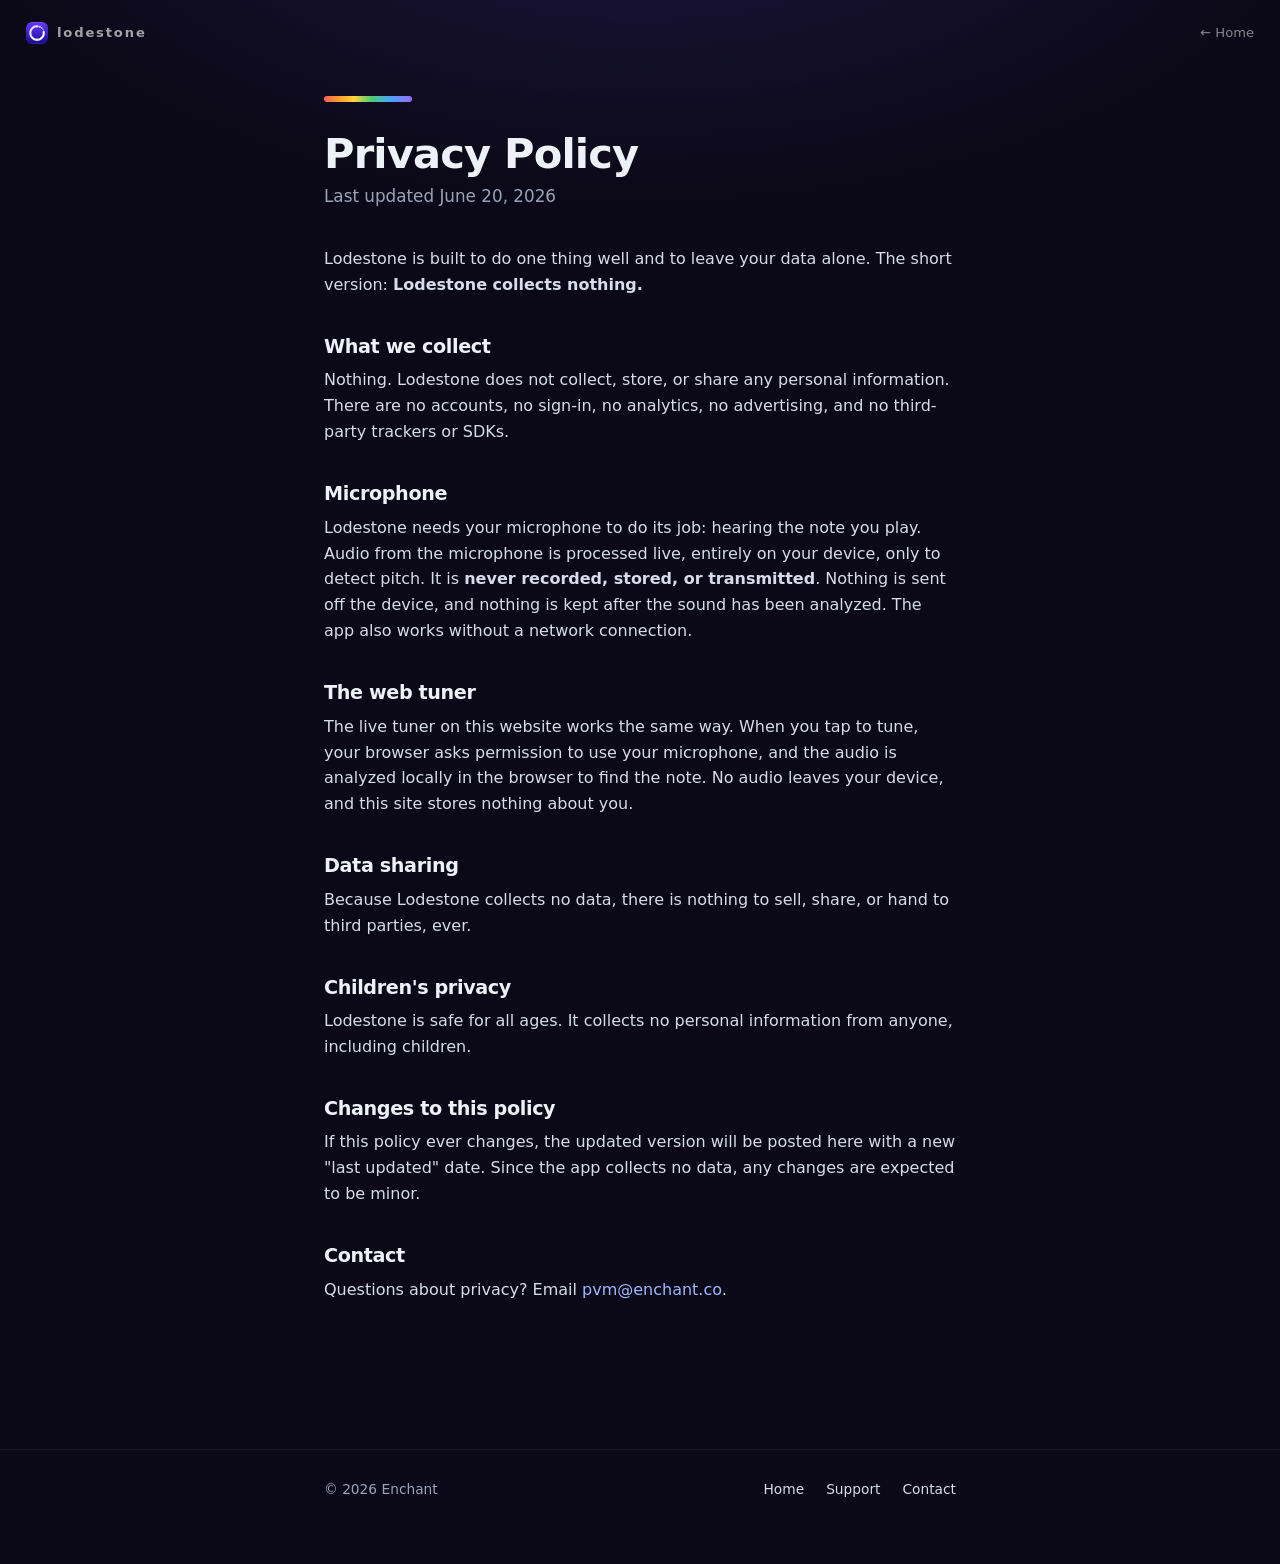
<file: privacy.html>
<!DOCTYPE html>
<html lang="en">
<head>
<meta charset="UTF-8" />
<meta name="viewport" content="width=device-width, initial-scale=1, viewport-fit=cover" />
<title>Lodestone — Privacy Policy</title>
<meta name="description" content="Lodestone's privacy policy. Lodestone collects no personal data and processes microphone audio only on your device." />
<meta name="theme-color" content="#0b0917" />
<link rel="icon" href="assets/favicon-32.png" sizes="32x32" />
<link rel="apple-touch-icon" href="assets/apple-touch-icon.png" />
<link rel="stylesheet" href="style.css" />
</head>
<body>
  <header class="site-head">
    <a class="brand" href="./"><img src="assets/favicon-32.png" alt="" /> lodestone</a>
    <a class="head-link" href="./">← Home</a>
  </header>

  <main class="doc">
    <div class="rainbow-bar"></div>
    <h1 style="margin-top:30px">Privacy Policy</h1>
    <p class="tag">Last updated June 20, 2026</p>

    <p>Lodestone is built to do one thing well and to leave your data alone. The
      short version: <strong>Lodestone collects nothing.</strong></p>

    <h2>What we collect</h2>
    <p>Nothing. Lodestone does not collect, store, or share any personal
      information. There are no accounts, no sign-in, no analytics, no advertising,
      and no third-party trackers or SDKs.</p>

    <h2>Microphone</h2>
    <p>Lodestone needs your microphone to do its job: hearing the note you play.
      Audio from the microphone is processed live, entirely on your device, only to
      detect pitch. It is <strong>never recorded, stored, or transmitted</strong>.
      Nothing is sent off the device, and nothing is kept after the sound has been
      analyzed. The app also works without a network connection.</p>

    <h2>The web tuner</h2>
    <p>The live tuner on this website works the same way. When you tap to tune, your
      browser asks permission to use your microphone, and the audio is analyzed
      locally in the browser to find the note. No audio leaves your device, and this
      site stores nothing about you.</p>

    <h2>Data sharing</h2>
    <p>Because Lodestone collects no data, there is nothing to sell, share, or hand
      to third parties, ever.</p>

    <h2>Children's privacy</h2>
    <p>Lodestone is safe for all ages. It collects no personal information from
      anyone, including children.</p>

    <h2>Changes to this policy</h2>
    <p>If this policy ever changes, the updated version will be posted here with a
      new "last updated" date. Since the app collects no data, any changes are
      expected to be minor.</p>

    <h2>Contact</h2>
    <p>Questions about privacy? Email
      <a href="mailto:pvm@enchant.co?subject=Lodestone%20privacy">pvm@enchant.co</a>.</p>
  </main>

  <footer>
    <div class="wrap">
      <span>© <span id="y"></span> Enchant</span>
      <span class="spacer"></span>
      <nav>
        <a href="./">Home</a>
        <a href="support.html">Support</a>
        <a href="mailto:pvm@enchant.co?subject=Lodestone">Contact</a>
      </nav>
    </div>
  </footer>
  <script>document.getElementById("y").textContent = new Date().getFullYear();</script>
</body>
</html>
</file>
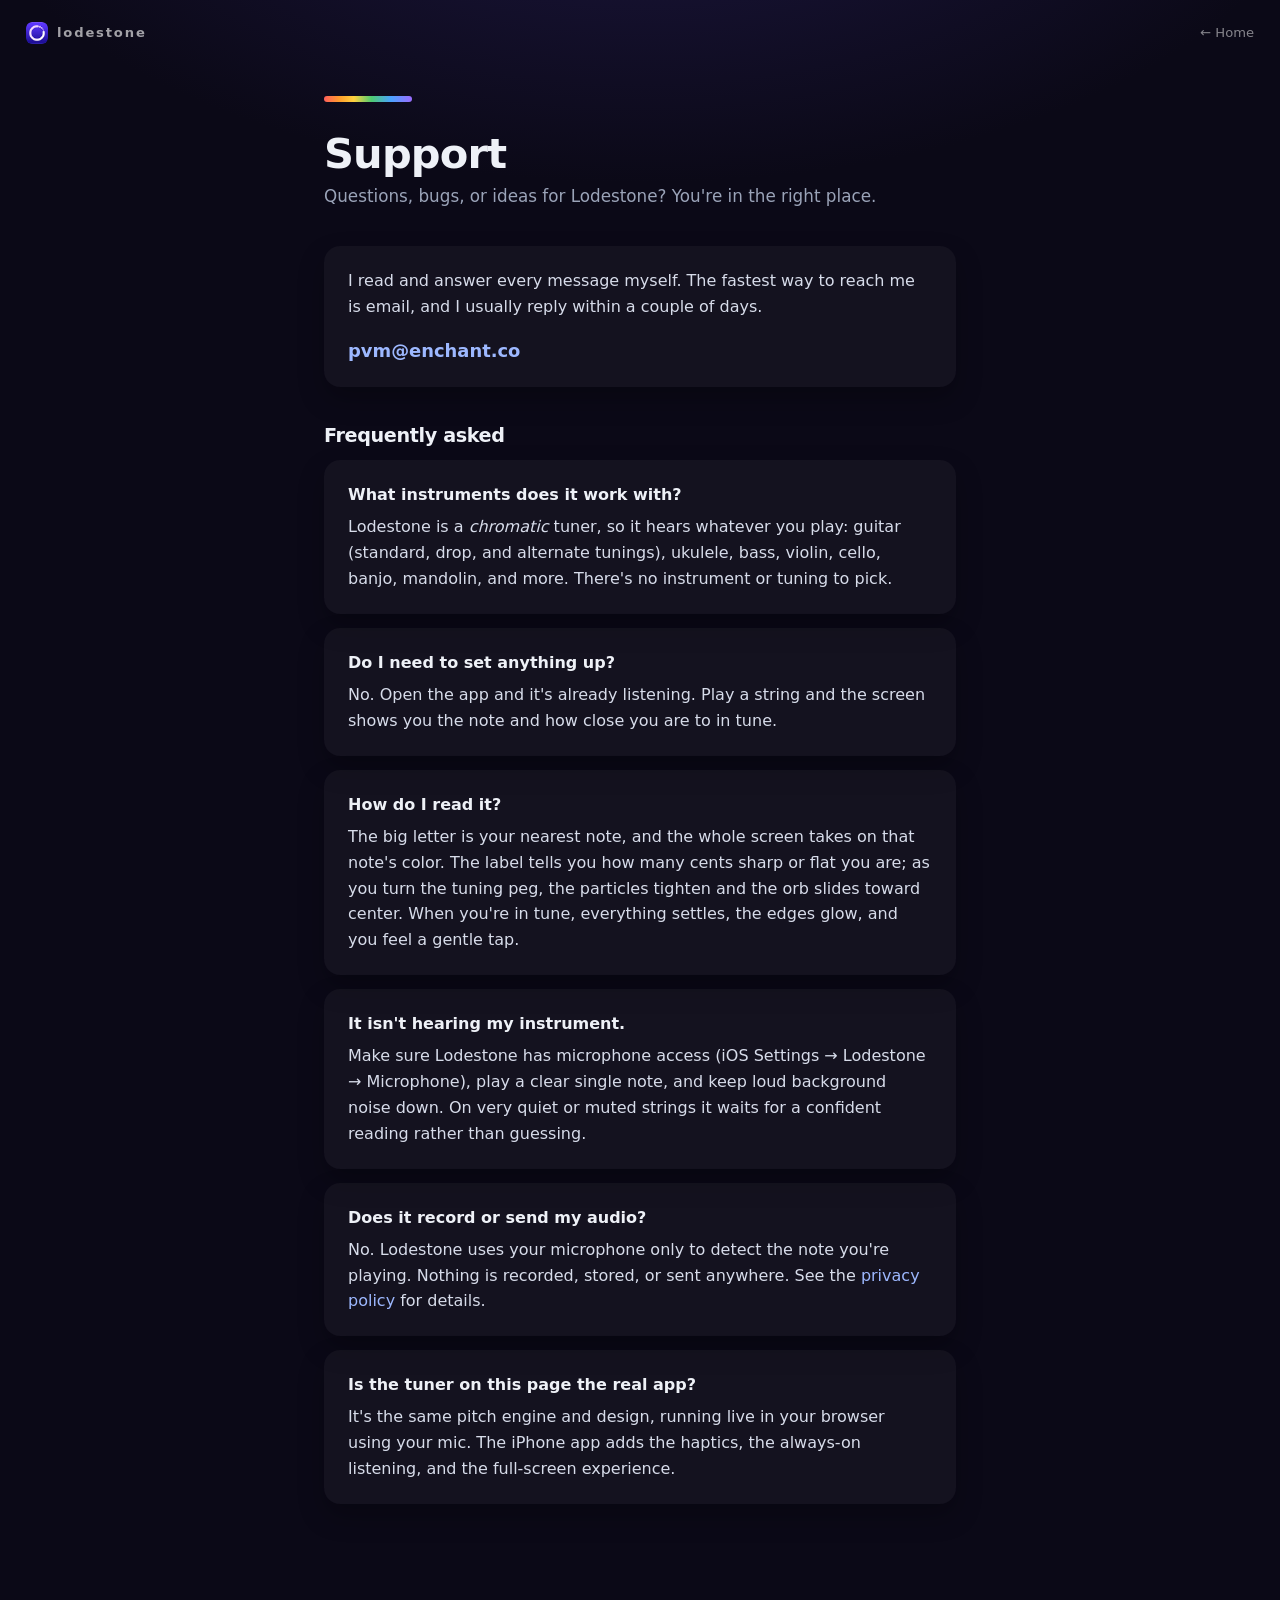
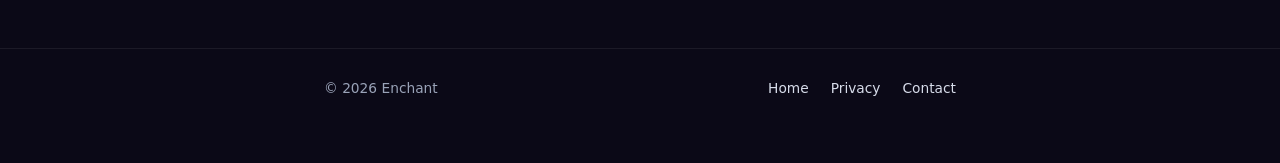
<file: support.html>
<!DOCTYPE html>
<html lang="en">
<head>
<meta charset="UTF-8" />
<meta name="viewport" content="width=device-width, initial-scale=1, viewport-fit=cover" />
<title>Lodestone — Support</title>
<meta name="description" content="Support, FAQ and contact for Lodestone, a beautiful tuner for guitar, ukulele, bass and more." />
<meta name="theme-color" content="#0b0917" />
<link rel="icon" href="assets/favicon-32.png" sizes="32x32" />
<link rel="apple-touch-icon" href="assets/apple-touch-icon.png" />
<link rel="stylesheet" href="style.css" />
</head>
<body>
  <header class="site-head">
    <a class="brand" href="./"><img src="assets/favicon-32.png" alt="" /> lodestone</a>
    <a class="head-link" href="./">← Home</a>
  </header>

  <main class="doc">
    <div class="rainbow-bar"></div>
    <h1 style="margin-top:30px">Support</h1>
    <p class="tag">Questions, bugs, or ideas for Lodestone? You're in the right place.</p>

    <div class="card">
      <p>I read and answer every message myself. The fastest way to reach me is
        email, and I usually reply within a couple of days.</p>
      <p class="email"><a href="mailto:pvm@enchant.co?subject=Lodestone">pvm@enchant.co</a></p>
    </div>

    <h2>Frequently asked</h2>

    <div class="card">
      <p class="q">What instruments does it work with?</p>
      <p>Lodestone is a <em>chromatic</em> tuner, so it hears whatever you play:
        guitar (standard, drop, and alternate tunings), ukulele, bass, violin,
        cello, banjo, mandolin, and more. There's no instrument or tuning to pick.</p>
    </div>

    <div class="card">
      <p class="q">Do I need to set anything up?</p>
      <p>No. Open the app and it's already listening. Play a string and the screen
        shows you the note and how close you are to in tune.</p>
    </div>

    <div class="card">
      <p class="q">How do I read it?</p>
      <p>The big letter is your nearest note, and the whole screen takes on that
        note's color. The label tells you how many cents sharp or flat you are; as
        you turn the tuning peg, the particles tighten and the orb slides toward
        center. When you're in tune, everything settles, the edges glow, and you
        feel a gentle tap.</p>
    </div>

    <div class="card">
      <p class="q">It isn't hearing my instrument.</p>
      <p>Make sure Lodestone has microphone access (iOS Settings → Lodestone →
        Microphone), play a clear single note, and keep loud background noise down.
        On very quiet or muted strings it waits for a confident reading rather than
        guessing.</p>
    </div>

    <div class="card">
      <p class="q">Does it record or send my audio?</p>
      <p>No. Lodestone uses your microphone only to detect the note you're playing.
        Nothing is recorded, stored, or sent anywhere. See the
        <a href="privacy.html">privacy policy</a> for details.</p>
    </div>

    <div class="card">
      <p class="q">Is the tuner on this page the real app?</p>
      <p>It's the same pitch engine and design, running live in your browser using
        your mic. The iPhone app adds the haptics, the always-on listening, and the
        full-screen experience.</p>
    </div>
  </main>

  <footer>
    <div class="wrap">
      <span>© <span id="y"></span> Enchant</span>
      <span class="spacer"></span>
      <nav>
        <a href="./">Home</a>
        <a href="privacy.html">Privacy</a>
        <a href="mailto:pvm@enchant.co?subject=Lodestone">Contact</a>
      </nav>
    </div>
  </footer>
  <script>document.getElementById("y").textContent = new Date().getFullYear();</script>
</body>
</html>
</file>
<file: style.css>
/* ============================================================================
   Lodestone — landing + support styles
   Mirrors the app's design language: deep indigo field, rainbow pitch-class hue,
   SF Rounded display type, the orb that fills as you near tune, contour motif.
   ========================================================================== */

:root {
  /* page field — the icon's dark indigo-navy */
  --bg:        #0b0917;
  --bg-bloom:  #1d1742;
  --stage-idle:#0c0a1c;

  --text:  #eef1f7;
  --muted: #9aa3b8;
  --soft:  #d7dcea;
  --hair:  rgba(255, 255, 255, 0.07);
  --card:  rgba(255, 255, 255, 0.035);

  /* the gem rainbow (matches the app's hue wheel) */
  --rainbow: linear-gradient(90deg,
    #ff5e5b 0%, #ff9e2c 18%, #ffd23f 34%,
    #4ecb71 54%, #4aa3ff 76%, #9b6cff 100%);

  --display: ui-rounded, "SF Pro Rounded", "SF Pro Display",
             -apple-system, BlinkMacSystemFont, system-ui, sans-serif;
  --body:    -apple-system, BlinkMacSystemFont, "SF Pro Text",
             system-ui, "Segoe UI", sans-serif;

  --maxw: 680px;
}

* { box-sizing: border-box; }
html, body { margin: 0; }
html { -webkit-text-size-adjust: 100%; }

body {
  font-family: var(--body);
  background:
    radial-gradient(1200px 620px at 50% -10%, var(--bg-bloom) 0%, var(--bg) 58%),
    var(--bg);
  color: var(--text);
  line-height: 1.62;
  -webkit-font-smoothing: antialiased;
  text-rendering: optimizeLegibility;
}

a { color: #9db8ff; text-decoration: none; }
a:hover { color: #c4d2ff; }

.rainbow-bar {
  height: 6px; width: 88px; border-radius: 999px;
  background: var(--rainbow);
}

/* ---------------------------------------------------------------- layout -- */

.wrap { max-width: var(--maxw); margin: 0 auto; padding: 0 24px; }

.site-head {
  /* above the .start tuner overlay (z 6) so the nav links stay tappable;
     still below the sheet/scrim (z 40) so the sheet covers the header */
  position: absolute; top: 0; left: 0; right: 0; z-index: 20;
  display: flex; align-items: center; justify-content: space-between;
  padding: 22px 26px;
  pointer-events: none;
}
.site-head a { pointer-events: auto; }
.brand {
  font-family: var(--display); font-weight: 600; letter-spacing: 0.14em;
  font-size: 0.82rem; text-transform: lowercase;
  color: rgba(255,255,255,0.62); display: inline-flex; align-items: center; gap: 9px;
}
.brand img { width: 22px; height: 22px; border-radius: 6px; display: block; }
.head-link { color: rgba(255,255,255,0.5); font-size: 0.82rem; }
.head-link:hover { color: rgba(255,255,255,0.85); }
.head-actions { display: inline-flex; align-items: center; gap: 16px; pointer-events: none; }
.head-actions a { pointer-events: auto; }

/* ========================================================== the tuner stage */

.stage {
  position: relative;
  min-height: 100vh;
  min-height: 100svh;
  display: flex; flex-direction: column; align-items: center; justify-content: center;
  overflow: hidden;
  background: var(--stage-idle);
  /* JS floods this with the live note color */
  background-color: var(--note-bg, var(--stage-idle));
  transition: background-color 0.5s ease;
}

/* concentric contour field + soft vignette — echoes the icon */
.stage::before {
  content: ""; position: absolute; inset: -10%;
  background:
    repeating-radial-gradient(circle at 50% 46%,
      transparent 0 37px,
      rgba(255,255,255,0.035) 37px 38px,
      transparent 38px 76px);
  -webkit-mask-image: radial-gradient(circle at 50% 46%, #000 0%, transparent 72%);
          mask-image: radial-gradient(circle at 50% 46%, #000 0%, transparent 72%);
  opacity: 0.9; pointer-events: none;
}
.stage::after {
  content: ""; position: absolute; inset: 0; pointer-events: none;
  background: radial-gradient(120% 90% at 50% 30%, transparent 55%, rgba(0,0,0,0.45) 100%);
}

/* faint drifting sparkles */
.stars { position: absolute; inset: 0; pointer-events: none; z-index: 1; }
.stars i {
  position: absolute; width: 2px; height: 2px; border-radius: 50%;
  background: #fff; opacity: 0.5;
  animation: twinkle var(--tw, 4s) ease-in-out infinite;
}
@keyframes twinkle { 0%,100% { opacity: 0.12; } 50% { opacity: 0.6; } }

/* edge glow that blooms when locked in tune */
.edge-glow {
  position: absolute; inset: 0; z-index: 4; pointer-events: none;
  box-shadow: inset 0 0 70px 14px rgba(255,255,255,0.9);
  opacity: 0; transition: opacity 0.4s ease;
}
.stage.in-tune .edge-glow { opacity: 0.85; }

.tuner {
  position: relative; z-index: 3;
  display: flex; flex-direction: column; align-items: center;
  width: 100%; padding: 0 28px;
  transition: opacity 0.5s ease, filter 0.5s ease;
}

/* top cents label */
.cents {
  font-family: var(--display); font-weight: 500;
  font-size: 1.15rem; letter-spacing: 0.01em;
  color: rgba(255,255,255,0.6);
  min-height: 1.5em; opacity: 0; transition: opacity 0.4s ease;
}
.stage.has-note .cents { opacity: 1; }
.stage.in-tune .cents { color: rgba(255,255,255,0.95); }

/* the ring: particle canvas + the big letter */
.ring {
  position: relative;
  width: min(82vw, 360px); height: min(82vw, 360px);
  display: grid; place-items: center;
}
.ring canvas { position: absolute; inset: 0; width: 100%; height: 100%; transition: opacity 0.5s ease; }
/* before the user starts, quiet the field so "Tap to tune" reads clearly */
.stage.pre-start canvas { opacity: 0.45; }
.stage.pre-start .idle-hint { opacity: 0; }

.letter {
  position: relative; z-index: 2;
  font-family: var(--display); font-weight: 200;
  font-size: clamp(96px, 30vw, 168px); line-height: 1;
  color: rgba(255,255,255,0.84);
  display: inline-flex; align-items: flex-start;
  transition: color 0.35s ease, transform 0.35s ease, opacity 0.35s ease;
  letter-spacing: -0.02em;
}
.stage.in-tune .letter { color: #fff; }
.letter sup {
  font-size: 0.4em; font-weight: 200; margin-left: 0.02em; line-height: 1;
  align-self: flex-start; margin-top: 0.06em;
}
.letter .oct { font-size: 0.26em; align-self: flex-end; margin-bottom: 0.42em;
  margin-left: 0.04em; color: rgba(255,255,255,0.5); font-weight: 300; }

.idle-hint {
  position: absolute; z-index: 2;
  font-family: var(--display); font-size: 1.3rem; font-weight: 300;
  color: rgba(255,255,255,0.55);
  transition: opacity 0.4s ease;
}
.stage.has-note .idle-hint { opacity: 0; }
.stage.has-note .letter { }
.letter.hidden { opacity: 0; transform: scale(0.82); }

/* note + frequency */
.readout {
  font-family: var(--display); font-weight: 400; font-size: 1.0rem;
  color: rgba(255,255,255,0.62); letter-spacing: 0.02em;
  min-height: 1.5em; margin-top: 14px;
  opacity: 0; transition: opacity 0.4s ease;
}
.stage.has-note .readout { opacity: 1; }
.stage.in-tune .readout { color: rgba(255,255,255,0.9); }

/* the dial: track + center tick + the orb that fills */
.dial {
  position: relative; width: min(72vw, 300px); height: 64px; margin-top: 10px;
  opacity: 0; transition: opacity 0.4s ease;
}
.stage.has-note .dial { opacity: 1; }
.dial .track {
  position: absolute; top: 50%; left: 0; right: 0; height: 3px;
  transform: translateY(-50%);
  background: rgba(255,255,255,0.14); border-radius: 999px;
}
.dial .center {
  position: absolute; top: 50%; left: 50%; width: 2px; height: 16px;
  transform: translate(-50%, -50%);
  background: rgba(255,255,255,0.45);
}
.orb {
  position: absolute; top: 50%; left: 50%; width: 52px; height: 52px;
  transform: translate(-50%, -50%);
  transition: left 0.22s cubic-bezier(0.2, 0.9, 0.25, 1);
  display: grid; place-items: center;
}
.orb .rim {
  position: absolute; inset: 0; border-radius: 50%;
  border: 2px solid rgba(255,255,255,0.9);
}
.orb .fill {
  width: 46px; height: 46px; border-radius: 50%; background: #fff;
  transform: scale(var(--fill, 0));
  box-shadow: 0 0 calc(6px + 18px * var(--fill, 0)) rgba(255,255,255,calc(0.2 + 0.5 * var(--fill, 0)));
}

.wordmark {
  position: absolute; bottom: 34px; z-index: 3;
  font-family: var(--display); font-weight: 500; font-size: 0.72rem;
  letter-spacing: 0.22em; color: rgba(255,255,255,0.32);
  opacity: 1; transition: opacity 0.4s ease;
}
.stage.has-note .wordmark { opacity: 0; }
h1.wordmark { margin: 0; line-height: 1.5; text-transform: uppercase; text-align: center; }
.wordmark .wm-sub { display: block; font-weight: 400; letter-spacing: 0.18em; opacity: 0.75; }

/* start / permission overlay */
.start {
  position: absolute; z-index: 6; inset: 0; border: 0; background: transparent;
  display: flex; flex-direction: column; align-items: center; justify-content: center;
  gap: 18px; cursor: pointer; color: var(--text);
  transition: opacity 0.4s ease;
}
.start[hidden] { display: none; }
.start .disc {
  width: 96px; height: 96px; border-radius: 50%;
  background: rgba(255,255,255,0.08);
  border: 1px solid rgba(255,255,255,0.18);
  display: grid; place-items: center;
  backdrop-filter: blur(6px); -webkit-backdrop-filter: blur(6px);
  box-shadow: 0 12px 40px rgba(0,0,0,0.35);
  transition: transform 0.3s ease, background 0.3s ease;
}
.start:hover .disc { transform: scale(1.04); background: rgba(255,255,255,0.12); }
.start .disc svg { width: 38px; height: 38px; fill: rgba(255,255,255,0.92); }
.start .label {
  font-family: var(--display); font-weight: 500; font-size: 1.15rem;
  color: rgba(255,255,255,0.92); text-shadow: 0 1px 14px rgba(0,0,0,0.55);
}
.start .sub {
  font-size: 0.85rem; color: rgba(255,255,255,0.55); margin-top: -8px;
  text-shadow: 0 1px 14px rgba(0,0,0,0.55);
}

.scroll-cue {
  position: absolute; bottom: 22px; z-index: 3; left: 50%; transform: translateX(-50%);
  color: rgba(255,255,255,0.4); font-size: 0.75rem; letter-spacing: 0.12em;
  font-family: var(--display); text-transform: uppercase;
  animation: bob 2.4s ease-in-out infinite;
}
.start:not([hidden]) ~ .scroll-cue { opacity: 0; }
@keyframes bob { 0%,100% { transform: translateX(-50%) translateY(0);} 50% { transform: translateX(-50%) translateY(5px);} }

/* ============================================================= page content */

.section { padding: 84px 0; }
.section.tight { padding: 56px 0; }

.eyebrow {
  font-family: var(--display); font-weight: 600; font-size: 0.74rem;
  letter-spacing: 0.18em; text-transform: uppercase; color: var(--muted);
  margin: 0 0 14px;
}
h1, h2, h3 { font-family: var(--display); letter-spacing: -0.02em; font-weight: 600; }
h1 { font-size: clamp(2rem, 7vw, 2.6rem); margin: 0 0 10px; line-height: 1.08; }
h2 { font-size: clamp(1.5rem, 5vw, 1.9rem); margin: 0 0 14px; line-height: 1.12; }
h3 { font-size: 1.08rem; margin: 0 0 6px; }
p  { margin: 0 0 16px; color: var(--soft); }
.lead { font-size: 1.18rem; color: #c5cce0; }

/* icon feature */
.icon-feature { text-align: center; }
.icon-hero {
  width: 168px; height: 168px; border-radius: 38px; display: inline-block;
  box-shadow: 0 26px 60px rgba(0,0,0,0.5), 0 0 0 1px rgba(255,255,255,0.04);
  margin-bottom: 28px;
}
.muted-line { color: var(--muted); font-style: italic; }

/* feature grid */
.features { display: grid; grid-template-columns: repeat(2, 1fr); gap: 18px; }
.feature {
  background: var(--card); border-radius: 18px; padding: 22px 22px;
  box-shadow: 0 12px 26px rgba(0,0,0,0.28);
}
.feature .ic { font-size: 1.4rem; margin-bottom: 10px; display: block; }
.feature h3 { margin-bottom: 4px; }
.feature p { margin: 0; color: var(--muted); font-size: 0.95rem; }

/* download CTA */
.cta { text-align: center; }
.appstore {
  display: inline-block; line-height: 0;
  border-radius: 9px;
  transition: transform 0.2s ease, box-shadow 0.2s ease;
}
.appstore img { display: block; width: 160px; height: auto; }
.appstore:hover { transform: translateY(-1px); }
.appstore:focus-visible { outline: 2px solid rgba(255,255,255,0.6); outline-offset: 4px; }

/* Enchant-style button: black round-rect, white text */
.btn {
  display: inline-flex; align-items: center; justify-content: center; gap: 8px;
  font-family: var(--display); font-weight: 600; font-size: 1rem;
  color: #fff; background: #000;
  border: 1px solid rgba(255, 255, 255, 0.14);
  border-radius: 13px; padding: 13px 26px;
  box-shadow: 0 10px 26px rgba(0, 0, 0, 0.4);
  transition: background 0.2s ease, border-color 0.2s ease, transform 0.2s ease;
}
.btn:hover {
  color: #fff; background: #16161b;
  border-color: rgba(255, 255, 255, 0.26); transform: translateY(-1px);
}
.btn-sm {
  font-size: 0.82rem; padding: 8px 17px; border-radius: 10px;
  box-shadow: 0 4px 14px rgba(0, 0, 0, 0.34);
}

/* cards used on support / privacy pages */
.card {
  background: var(--card); border-radius: 16px; padding: 22px 24px; margin: 14px 0;
  box-shadow: 0 12px 26px rgba(0,0,0,0.26);
}
.card .q { font-family: var(--display); font-weight: 600; color: var(--text); margin: 0 0 6px; }
.card p:last-child { margin-bottom: 0; }
.email { font-size: 1.12rem; font-weight: 600; font-family: var(--display); }

/* doc (privacy / support) page shell */
.doc { max-width: var(--maxw); margin: 0 auto; padding: 96px 24px 90px; }
.doc h1 { margin-bottom: 6px; }
.doc .tag { color: var(--muted); margin: 0 0 36px; font-size: 1.05rem; }
.doc h2 { font-size: 1.2rem; margin: 38px 0 10px; }

/* a note from the maker */
.story .story-body { max-width: 600px; }
.story p { color: #c9d0e2; }
.story .sig {
  font-family: var(--display); color: var(--muted); line-height: 1.45;
  margin-top: 22px; margin-bottom: 0;
}

/* ===================================================== iOS-style bottom sheet */
.sheet-scrim {
  position: fixed; inset: 0; z-index: 40;
  background: rgba(4, 3, 10, 0.55);
  backdrop-filter: blur(3px); -webkit-backdrop-filter: blur(3px);
  opacity: 0; transition: opacity 0.35s ease;
}
.sheet-scrim.show { opacity: 1; }
.sheet {
  position: fixed; left: 0; right: 0; bottom: 0; z-index: 41;
  width: min(560px, 100%); margin: 0 auto;
  max-height: 86vh; max-height: 86svh;
  display: flex; flex-direction: column;
  background: #16121f;
  border-radius: 22px 22px 0 0;
  border-top: 1px solid rgba(255, 255, 255, 0.06);
  box-shadow: 0 -24px 70px rgba(0, 0, 0, 0.55);
  transform: translateY(100%);
  transition: transform 0.44s cubic-bezier(0.22, 0.9, 0.24, 1);
  padding-bottom: env(safe-area-inset-bottom);
  outline: none;
}
.sheet.show { transform: translateY(0); }
.sheet-grab {
  flex: none; align-self: center; cursor: grab;
  width: 40px; height: 5px; padding: 0; border: 0; border-radius: 999px;
  background: rgba(255, 255, 255, 0.22);
  margin: 11px auto 4px; touch-action: none;
}
.sheet-grab:hover { background: rgba(255, 255, 255, 0.34); }
.sheet-body {
  overflow-y: auto; -webkit-overflow-scrolling: touch; touch-action: pan-y;
  padding: 8px 26px 32px;
}
.sheet-body h2 { font-size: 1.5rem; margin: 6px 0 8px; }
.sheet-sub { color: var(--muted); margin: 0 0 16px; }
.sheet-email {
  display: inline-block; font-family: var(--display); font-weight: 600;
  font-size: 1.15rem; margin-bottom: 18px;
}
.sheet-faq .card { margin: 12px 0; }
.sheet-faq .card:last-child { margin-bottom: 0; }

footer {
  color: var(--muted); font-size: 0.86rem;
  border-top: 1px solid var(--hair); padding: 28px 0 64px; margin-top: 40px;
}
footer .wrap { display: flex; flex-wrap: wrap; gap: 8px 22px; align-items: center; }
footer nav { display: flex; flex-wrap: wrap; gap: 8px 22px; }
footer .spacer { flex: 1; }
footer a { color: var(--soft); }

@media (max-width: 540px) {
  .features { grid-template-columns: 1fr; }
  .section { padding: 64px 0; }
}

@media (prefers-reduced-motion: reduce) {
  .stars i, .scroll-cue { animation: none; }
  .stage, .letter, .orb, .cents, .readout, .dial { transition: none; }
}

/* ----------------------------------------------------------- strings section */
.strings-section .lead { margin-bottom: 26px; }
.home-tunings { margin-top: 22px; }
</file>
